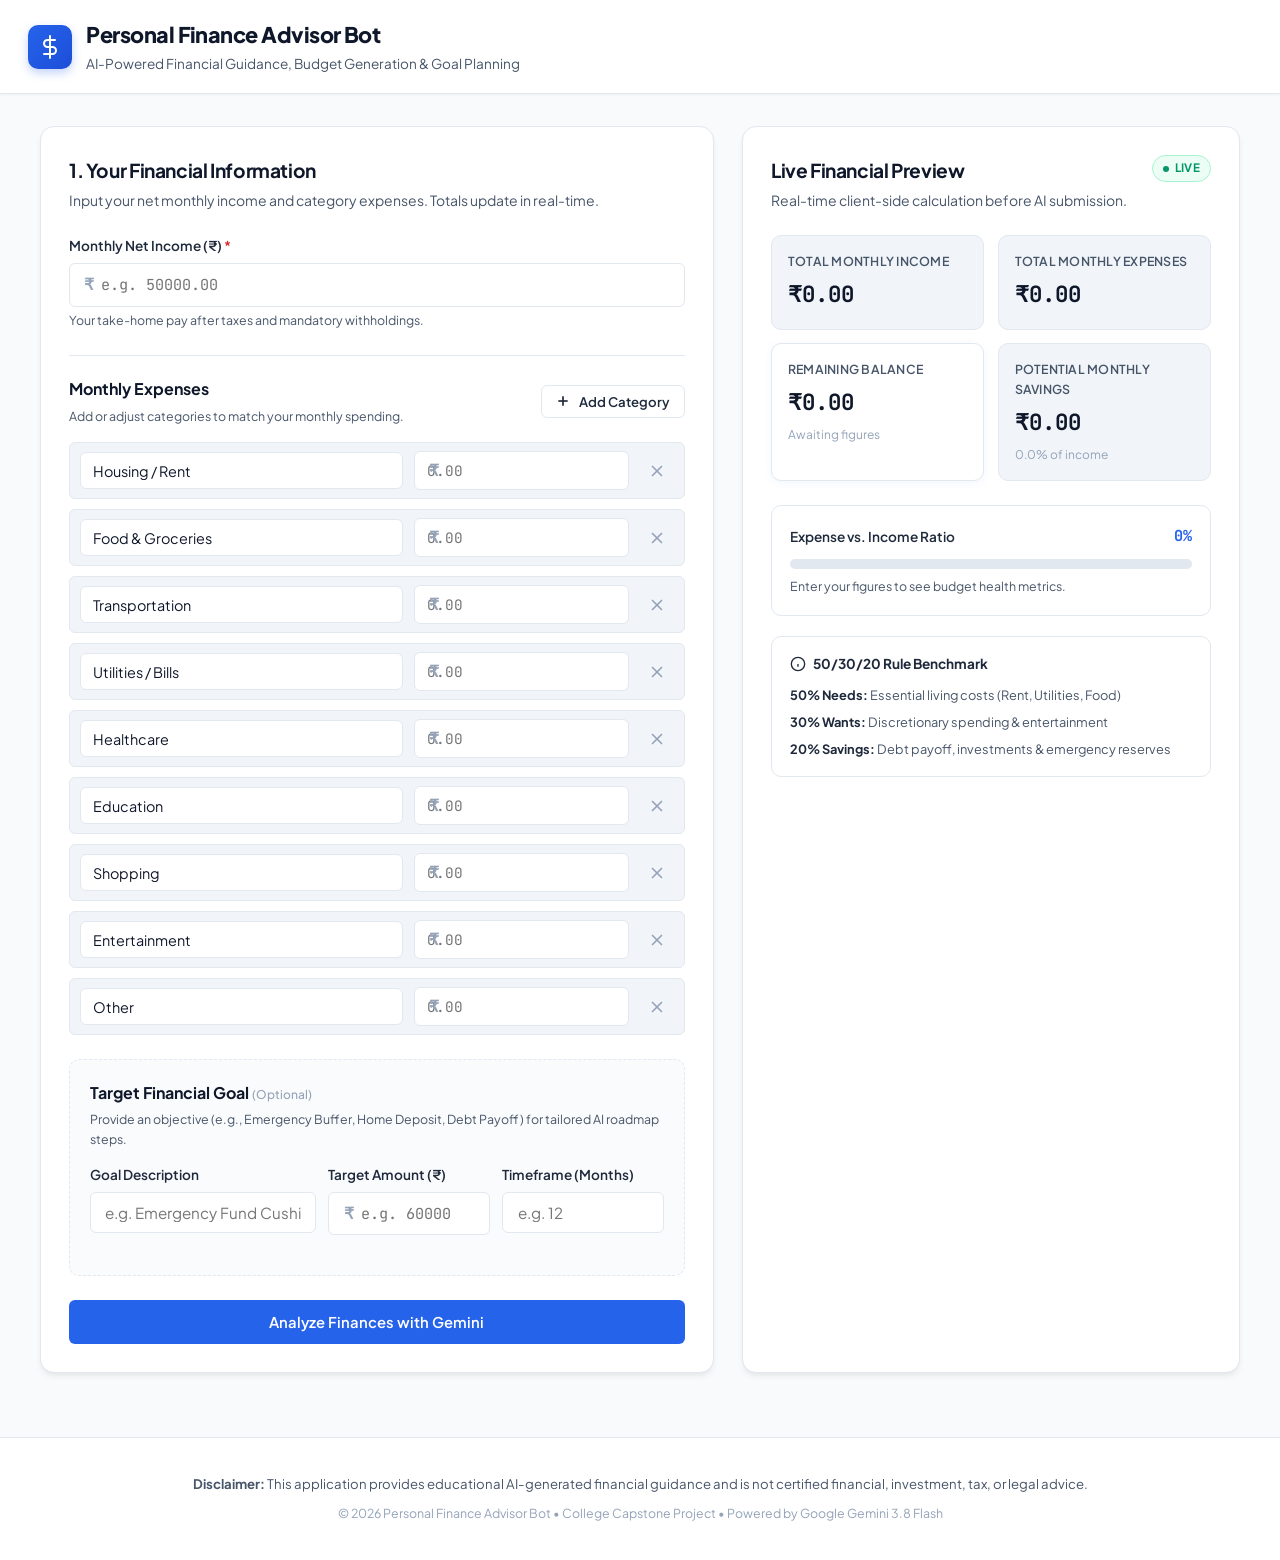
<file: templates/index.html>
<!DOCTYPE html>
<html lang="en">
<head>
    <meta charset="UTF-8">
    <meta name="viewport" content="width=device-width, initial-scale=1.0">
    <title>Personal Finance Advisor Bot | AI-Powered Budget & Savings Advisory</title>
    <meta name="description" content="AI-powered Personal Finance Advisor Bot providing unified budget generation, spending analysis, and saving suggestions using Gemini 3.8 Flash.">
    <link rel="stylesheet" href="/static/css/style.css">
    <link rel="preconnect" href="https://fonts.googleapis.com">
    <link rel="preconnect" href="https://fonts.gstatic.com" crossorigin>
    <link href="https://fonts.googleapis.com/css2?family=Plus+Jakarta+Sans:wght@400;500;600;700;800&family=JetBrains+Mono:wght@500;600&display=swap" rel="stylesheet">
</head>
<body>
    <!-- Top App Navigation & Header -->
    <header class="app-header" role="banner">
        <div class="header-container">
            <div class="logo-area">
                <div class="logo-badge" aria-hidden="true">
                    <svg width="24" height="24" viewBox="0 0 24 24" fill="none" stroke="currentColor" stroke-width="2" stroke-linecap="round" stroke-linejoin="round">
                        <line x1="12" y1="1" x2="12" y2="23"></line>
                        <path d="M17 5H9.5a3.5 3.5 0 0 0 0 7h5a3.5 3.5 0 0 1 0 7H6"></path>
                    </svg>
                </div>
                <div>
                    <h1 class="app-title">Personal Finance Advisor Bot</h1>
                    <p class="app-tagline">AI-Powered Financial Guidance, Budget Generation &amp; Goal Planning</p>
                </div>
            </div>
        </div>
    </header>

    <main class="main-content" id="main-content" role="main">
        <!-- Two Column Interactive Layout (Desktop Grid / Mobile Stack) -->
        <div class="dashboard-grid">
            
            <!-- LEFT COLUMN: Financial Profile Input Form -->
            <section class="card input-section" aria-labelledby="input-heading">
                <div class="card-header">
                    <div>
                        <h2 id="input-heading" class="card-title">1. Your Financial Information</h2>
                        <p class="card-subtitle">Input your net monthly income and category expenses. Totals update in real-time.</p>
                    </div>
                </div>

                <form id="finance-form" novalidate>
                    <!-- Monthly Net Income Input -->
                    <div class="form-group">
                        <label for="monthly-income" class="form-label">
                            Monthly Net Income (₹)
                            <span class="required" aria-hidden="true">*</span>
                        </label>
                        <div class="input-with-icon">
                            <span class="currency-symbol" aria-hidden="true">₹</span>
                            <input 
                                type="number" 
                                id="monthly-income" 
                                name="income" 
                                class="form-control" 
                                placeholder="e.g. 50000.00" 
                                min="0.01" 
                                step="0.01" 
                                required 
                                aria-required="true"
                                aria-describedby="income-hint"
                            >
                        </div>
                        <span id="income-hint" class="field-hint">Your take-home pay after taxes and mandatory withholdings.</span>
                    </div>

                    <!-- Itemized Expenses Section -->
                    <div class="expenses-control-bar">
                        <div>
                            <h3 class="subsection-title">Monthly Expenses</h3>
                            <p class="field-hint">Add or adjust categories to match your monthly spending.</p>
                        </div>
                        <button type="button" id="add-expense-btn" class="btn btn-secondary btn-sm" aria-label="Add new expense category">
                            <svg width="16" height="16" viewBox="0 0 24 24" fill="none" stroke="currentColor" stroke-width="2.5" aria-hidden="true">
                                <line x1="12" y1="5" x2="12" y2="19"></line>
                                <line x1="5" y1="12" x2="19" y2="12"></line>
                            </svg>
                            Add Category
                        </button>
                    </div>

                    <!-- Dynamic Expense Rows Container -->
                    <div id="expense-list" class="expense-list" role="region" aria-label="Itemized Expense Categories">
                        <!-- Populated by script.js with default categories -->
                    </div>

                    <!-- Optional Financial Goal Section -->
                    <div class="goal-container">
                        <div class="goal-toggle-row">
                            <h3 class="subsection-title">Target Financial Goal <span class="badge-optional">(Optional)</span></h3>
                        </div>
                        <p class="field-hint">Provide an objective (e.g., Emergency Buffer, Home Deposit, Debt Payoff) for tailored AI roadmap steps.</p>
                        
                        <div class="grid-goal">
                            <div class="form-group">
                                <label for="goal-desc" class="form-label">Goal Description</label>
                                <input type="text" id="goal-desc" name="goal-desc" class="form-control" placeholder="e.g. Emergency Fund Cushion">
                            </div>
                            <div class="form-group">
                                <label for="goal-target" class="form-label">Target Amount (₹)</label>
                                <div class="input-with-icon">
                                    <span class="currency-symbol" aria-hidden="true">₹</span>
                                    <input type="number" id="goal-target" name="goal-target" class="form-control" placeholder="e.g. 60000" min="1" step="1">
                                </div>
                            </div>
                            <div class="form-group">
                                <label for="goal-timeframe" class="form-label">Timeframe (Months)</label>
                                <input type="number" id="goal-timeframe" name="goal-timeframe" class="form-control" placeholder="e.g. 12" min="1" step="1">
                            </div>
                        </div>
                    </div>

                    <!-- Client-Side Form Error Notification Box -->
                    <div id="form-error-banner" class="alert alert-danger hidden" role="alert" aria-live="assertive"></div>

                    <!-- Submit / Action Button -->
                    <div class="form-actions">
                        <button type="submit" id="analyze-btn" class="btn btn-primary btn-block">
                            <span class="btn-spinner hidden" id="btn-spinner" aria-hidden="true"></span>
                            <span id="btn-text">Analyze Finances with Gemini</span>
                        </button>
                    </div>
                </form>
            </section>

            <!-- RIGHT COLUMN: Real-Time Financial Summary Preview Card -->
            <aside class="card summary-section" aria-labelledby="summary-heading">
                <div class="card-header">
                    <div>
                        <h2 id="summary-heading" class="card-title">Live Financial Preview</h2>
                        <p class="card-subtitle">Real-time client-side calculation before AI submission.</p>
                    </div>
                    <span class="live-indicator">
                        <span class="live-dot" aria-hidden="true"></span>
                        Live
                    </span>
                </div>

                <div class="preview-metrics">
                    <div class="metric-tile">
                        <span class="metric-label">Total Monthly Income</span>
                        <span class="metric-number" id="preview-income">₹0.00</span>
                    </div>

                    <div class="metric-tile">
                        <span class="metric-label">Total Monthly Expenses</span>
                        <span class="metric-number" id="preview-expenses">₹0.00</span>
                    </div>

                    <div class="metric-tile tile-highlight" id="preview-balance-tile">
                        <span class="metric-label">Remaining Balance</span>
                        <span class="metric-number" id="preview-balance">₹0.00</span>
                        <span class="metric-sub" id="preview-balance-status">Awaiting figures</span>
                    </div>

                    <div class="metric-tile">
                        <span class="metric-label">Potential Monthly Savings</span>
                        <span class="metric-number" id="preview-savings">₹0.00</span>
                        <span class="metric-sub" id="preview-savings-rate">0.0% of income</span>
                    </div>
                </div>

                <!-- Spending Distribution Progress Bar -->
                <div class="distribution-card">
                    <div class="dist-header">
                        <span class="dist-title">Expense vs. Income Ratio</span>
                        <span class="dist-percent" id="preview-ratio-text">0%</span>
                    </div>
                    <div class="progress-track" role="progressbar" aria-valuenow="0" aria-valuemin="0" aria-valuemax="100" id="preview-progress-bar">
                        <div class="progress-fill" id="preview-progress-fill" style="width: 0%;"></div>
                    </div>
                    <p class="progress-caption" id="preview-ratio-caption">Enter your figures to see budget health metrics.</p>
                </div>

                <!-- Quick Benchmark Preview (50/30/20 Guide) -->
                <div class="benchmark-info-box">
                    <h4 class="info-box-title">
                        <svg width="16" height="16" viewBox="0 0 24 24" fill="none" stroke="currentColor" stroke-width="2" aria-hidden="true">
                            <circle cx="12" cy="12" r="10"></circle>
                            <line x1="12" y1="16" x2="12" y2="12"></line>
                            <line x1="12" y1="8" x2="12.01" y2="8"></line>
                        </svg>
                        50/30/20 Rule Benchmark
                    </h4>
                    <ul class="benchmark-list">
                        <li><strong>50% Needs:</strong> Essential living costs (Rent, Utilities, Food)</li>
                        <li><strong>30% Wants:</strong> Discretionary spending &amp; entertainment</li>
                        <li><strong>20% Savings:</strong> Debt payoff, investments &amp; emergency reserves</li>
                    </ul>
                </div>
            </aside>
        </div>

        <!-- Loading State Skeleton Card -->
        <section id="loading-card" class="card loading-card hidden" aria-live="polite" aria-busy="true">
            <div class="ai-loader-container">
                <div class="radar-spinner" aria-hidden="true"></div>
                <h3 class="loading-title">Analyzing Your Financial Profile</h3>
                <p class="loading-desc">
                    Communicating with <strong>Gemini 3.8 Flash</strong> to construct your personalized budget allocations,
                    screen spending anomalies, and generate actionable savings steps...
                </p>
                <div class="loading-steps">
                    <div class="step-item active">✓ Verifying financial arithmetic</div>
                    <div class="step-item active">✓ Comparing against 50/30/20 principles</div>
                    <div class="step-item pulse">⟳ Synthesizing unified advisory report</div>
                </div>
            </div>
        </section>

        <!-- Error Banner -->
        <div id="api-error-card" class="card alert-card alert-danger hidden" role="alert" aria-live="assertive">
            <div class="alert-icon">⚠️</div>
            <div class="alert-body">
                <h4 class="alert-heading">Analysis Error</h4>
                <p id="api-error-message">An error occurred while generating your financial advice.</p>
            </div>
        </div>

        <!-- RESULTS DASHBOARD (Rendered dynamically upon successful response) -->
        <section id="results-dashboard" class="results-container hidden" aria-labelledby="results-heading">
            
            <!-- Dashboard Header Banner -->
            <div class="results-header-card card">
                <div class="results-header-flex">
                    <div>
                        <div class="results-tag">AI Financial Assessment Complete</div>
                        <h2 id="results-heading" class="results-main-title">Personal Financial Advisory Report</h2>
                        <p class="results-timestamp" id="results-timestamp">Evaluated with Gemini 3.8 Flash</p>
                    </div>
                    <button type="button" id="recalculate-btn" class="btn btn-secondary btn-sm">
                        ↑ Edit Information
                    </button>
                </div>

                <!-- Executive Summary -->
                <div class="executive-summary-box">
                    <div class="summary-badge">Executive Summary</div>
                    <p id="advisory-summary" class="summary-text">...</p>
                </div>
            </div>

            <!-- Verified KPI Dashboard Grid -->
            <div class="kpi-grid">
                <div class="card kpi-card">
                    <span class="kpi-title">Verified Monthly Income</span>
                    <span class="kpi-value text-primary" id="kpi-income">₹0.00</span>
                    <span class="kpi-sub">Net Monthly Take-Home</span>
                </div>
                <div class="card kpi-card">
                    <span class="kpi-title">Total Monthly Expenses</span>
                    <span class="kpi-value text-secondary" id="kpi-expenses">₹0.00</span>
                    <span class="kpi-sub" id="kpi-expense-ratio">0% of income</span>
                </div>
                <div class="card kpi-card">
                    <span class="kpi-title">Monthly Net Balance</span>
                    <span class="kpi-value" id="kpi-balance">₹0.00</span>
                    <span class="kpi-sub" id="kpi-balance-status">Net Flow</span>
                </div>
                <div class="card kpi-card">
                    <span class="kpi-title">Savings Capacity</span>
                    <span class="kpi-value text-success" id="kpi-savings">₹0.00</span>
                    <span class="kpi-sub" id="kpi-savings-rate">0% target</span>
                </div>
            </div>

            <!-- 50/30/20 Framework Benchmark Breakdown -->
            <div class="card framework-card">
                <div class="section-title-row">
                    <div class="section-icon-badge">⚖️</div>
                    <div>
                        <h3 class="section-heading">50/30/20 Framework Evaluation</h3>
                        <p class="section-subtext" id="framework-evaluation-text">...</p>
                    </div>
                </div>

                <div class="benchmark-grid" id="benchmark-grid">
                    <!-- Populated dynamically: Needs, Wants, Savings bars -->
                </div>
            </div>

            <!-- A. Recommended Budget & Category Allocations -->
            <div class="card budget-card">
                <div class="section-title-row">
                    <div class="section-icon-badge">📊</div>
                    <div>
                        <h3 class="section-heading">A. Recommended Budget &amp; Category Allocations</h3>
                        <p class="section-subtext">Actionable target limits recommended by Gemini 3.8 Flash based on your net cash flow.</p>
                    </div>
                </div>

                <div class="table-responsive">
                    <table class="advisory-table" aria-label="Category Budget Recommendations">
                        <thead>
                            <tr>
                                <th scope="col">Category</th>
                                <th scope="col">Current Spending</th>
                                <th scope="col">Recommended Target</th>
                                <th scope="col">Suggested Action</th>
                                <th scope="col">Reasoning &amp; Rationale</th>
                            </tr>
                        </thead>
                        <tbody id="budget-recommendations-body">
                            <!-- Populated dynamically by script.js -->
                        </tbody>
                    </table>
                </div>
            </div>

            <!-- B. Spending Analysis & Anomaly Detection -->
            <div class="card spending-card">
                <div class="section-title-row">
                    <div class="section-icon-badge">🔍</div>
                    <div>
                        <h3 class="section-heading">B. Spending Analysis &amp; Pattern Identification</h3>
                        <p class="section-subtext">Automated analysis of spending concentrations, essential dependencies, and cost-reduction opportunities.</p>
                    </div>
                </div>

                <div class="spending-subgrid">
                    <div class="analysis-subcard">
                        <h4 class="subcard-title text-danger">⚠️ High Spending Areas</h4>
                        <div id="high-spending-tags" class="tag-cloud">
                            <!-- Populated dynamically -->
                        </div>
                    </div>

                    <div class="analysis-subcard">
                        <h4 class="subcard-title text-primary">💡 Efficiency Opportunities</h4>
                        <ul id="efficiency-opportunities-list" class="advisory-bullet-list">
                            <!-- Populated dynamically -->
                        </ul>
                    </div>
                </div>

                <div class="observations-box">
                    <h4 class="subcard-title">Key Observations</h4>
                    <ul id="spending-observations-list" class="advisory-bullet-list">
                        <!-- Populated dynamically -->
                    </ul>
                </div>
            </div>

            <!-- C. Saving Suggestions & Goal Roadmap -->
            <div class="card savings-card">
                <div class="section-title-row">
                    <div class="section-icon-badge">🎯</div>
                    <div>
                        <h3 class="section-heading">C. Practical Saving Suggestions &amp; Goal Roadmap</h3>
                        <p class="section-subtext">High-leverage, practical steps designed to accelerate your savings and achieve your goals.</p>
                    </div>
                </div>

                <div id="goal-progress-box" class="goal-highlight-card hidden">
                    <!-- Populated dynamically if goal was submitted -->
                </div>

                <div class="suggestions-list-container" id="saving-suggestions-container">
                    <!-- Populated dynamically by script.js -->
                </div>
            </div>

            <!-- D. Financial Health Notes & Mandatory AI Disclaimer -->
            <div class="card health-card">
                <div class="section-title-row">
                    <div class="section-icon-badge">🛡️</div>
                    <div>
                        <h3 class="section-heading">D. Financial Health Notes &amp; Risk Guidelines</h3>
                        <p class="section-subtext">Emergency buffer calculations and risk-mitigation observations.</p>
                    </div>
                </div>

                <ul id="health-notes-list" class="advisory-bullet-list">
                    <!-- Populated dynamically -->
                </ul>

                <!-- Prominent In-Dashboard AI Disclaimer -->
                <div class="disclaimer-callout" role="note">
                    <div class="disclaimer-icon">ℹ️</div>
                    <div class="disclaimer-text">
                        <strong>Important Educational Disclaimer:</strong>
                        This application provides educational AI-generated financial guidance and is not certified financial, investment, tax, or legal advice.
                        All projections are estimates designed for financial planning awareness.
                    </div>
                </div>
            </div>

        </section>
    </main>

    <!-- App Footer -->
    <footer class="app-footer" role="contentinfo">
        <div class="footer-container">
            <p class="footer-disclaimer">
                <strong>Disclaimer:</strong> This application provides educational AI-generated financial guidance and is not certified financial, investment, tax, or legal advice.
            </p>
            <p class="footer-meta">
                &copy; 2026 Personal Finance Advisor Bot &bull; College Capstone Project &bull; Powered by Google Gemini 3.8 Flash
            </p>
        </div>
    </footer>

    <script src="/static/js/script.js"></script>
</body>
</html>
</file>
<file: static/css/style.css>
/* ==============================================================================
   Personal Finance Advisor Bot - Capstone Design System & Stylesheet
   Architecture: Pure CSS3 with CSS Custom Properties, Grid, Flexbox, Transitions
   Typography: Plus Jakarta Sans (UI) & JetBrains Mono (Numbers/Metrics)
   ============================================================================== */

:root {
    /* Color Palette */
    --primary: #2563eb;
    --primary-hover: #1d4ed8;
    --primary-light: #eff6ff;
    --primary-border: #bfdbfe;

    --secondary: #0f172a;
    --secondary-light: #f8fafc;
    --slate-800: #1e293b;
    --slate-600: #475569;
    --slate-400: #94a3b8;
    --slate-200: #e2e8f0;
    --slate-100: #f1f5f9;

    --success: #059669;
    --success-light: #ecfdf5;
    --success-border: #a7f3d0;

    --warning: #d97706;
    --warning-light: #fffbeb;
    --warning-border: #fde68a;

    --danger: #dc2626;
    --danger-light: #fef2f2;
    --danger-border: #fecaca;

    --purple: #7c3aed;
    --purple-light: #f5f3ff;

    /* Backgrounds and Cards */
    --bg-page: #f8fafc;
    --bg-card: #ffffff;
    --border-color: #e2e8f0;

    /* Shadows */
    --shadow-subtle: 0 1px 2px 0 rgba(0, 0, 0, 0.05);
    --shadow-card: 0 4px 6px -1px rgba(0, 0, 0, 0.07), 0 2px 4px -2px rgba(0, 0, 0, 0.04);
    --shadow-elevated: 0 10px 15px -3px rgba(0, 0, 0, 0.08), 0 4px 6px -4px rgba(0, 0, 0, 0.03);

    /* Radii */
    --radius-sm: 6px;
    --radius-md: 10px;
    --radius-lg: 14px;
    --radius-full: 9999px;

    /* Fonts */
    --font-sans: 'Plus Jakarta Sans', -apple-system, BlinkMacSystemFont, "Segoe UI", Roboto, sans-serif;
    --font-mono: 'JetBrains Mono', monospace;
}

/* Reset & Box Sizing */
*, *::before, *::after {
    box-sizing: border-box;
    margin: 0;
    padding: 0;
}

body {
    background-color: var(--bg-page);
    color: var(--secondary);
    font-family: var(--font-sans);
    line-height: 1.6;
    min-height: 100vh;
    display: flex;
    flex-direction: column;
    -webkit-font-smoothing: antialiased;
}

/* Header */
.app-header {
    background-color: #ffffff;
    border-bottom: 1px solid var(--border-color);
    padding: 1.15rem 1.75rem;
    position: sticky;
    top: 0;
    z-index: 40;
    box-shadow: var(--shadow-subtle);
}

.header-container {
    max-width: 1240px;
    margin: 0 auto;
    display: flex;
    align-items: center;
    justify-content: space-between;
    gap: 1.5rem;
    flex-wrap: wrap;
}

.logo-area {
    display: flex;
    align-items: center;
    gap: 0.9rem;
}

.logo-badge {
    width: 44px;
    height: 44px;
    background: linear-gradient(135deg, var(--primary), #1d4ed8);
    border-radius: var(--radius-md);
    display: flex;
    align-items: center;
    justify-content: center;
    color: #ffffff;
    box-shadow: 0 4px 10px rgba(37, 99, 235, 0.28);
}

.app-title {
    font-size: 1.35rem;
    font-weight: 800;
    letter-spacing: -0.025em;
    color: var(--secondary);
}

.app-tagline {
    font-size: 0.85rem;
    color: var(--slate-600);
}

.header-badges {
    display: flex;
    align-items: center;
    gap: 0.65rem;
}

.pill-badge {
    display: inline-flex;
    align-items: center;
    gap: 0.45rem;
    padding: 0.35rem 0.85rem;
    border-radius: var(--radius-full);
    font-size: 0.775rem;
    font-weight: 600;
}

.pill-model {
    background-color: var(--primary-light);
    color: var(--primary);
    border: 1px solid var(--primary-border);
}

.pill-capstone {
    background-color: var(--slate-100);
    color: var(--slate-600);
    border: 1px solid var(--slate-200);
}

.pulse-dot {
    width: 8px;
    height: 8px;
    background-color: var(--primary);
    border-radius: 50%;
    animation: pulse 1.8s infinite;
}

@keyframes pulse {
    0% { transform: scale(0.95); box-shadow: 0 0 0 0 rgba(37, 99, 235, 0.7); }
    70% { transform: scale(1.1); box-shadow: 0 0 0 6px rgba(37, 99, 235, 0); }
    100% { transform: scale(0.95); box-shadow: 0 0 0 0 rgba(37, 99, 235, 0); }
}

/* Main Container */
.main-content {
    max-width: 1240px;
    margin: 2rem auto;
    padding: 0 1.25rem;
    width: 100%;
    flex: 1;
}

/* Card Primitive */
.card {
    background: var(--bg-card);
    border-radius: var(--radius-lg);
    border: 1px solid var(--border-color);
    box-shadow: var(--shadow-card);
    padding: 1.75rem;
    position: relative;
    transition: box-shadow 0.2s ease;
}

.card-header {
    display: flex;
    justify-content: space-between;
    align-items: flex-start;
    margin-bottom: 1.5rem;
}

.card-title {
    font-size: 1.2rem;
    font-weight: 700;
    color: var(--secondary);
    letter-spacing: -0.02em;
}

.card-subtitle {
    font-size: 0.875rem;
    color: var(--slate-600);
    margin-top: 0.2rem;
}

/* 2-Column Dashboard Grid */
.dashboard-grid {
    display: grid;
    grid-template-columns: 1.15fr 0.85fr;
    gap: 1.75rem;
    margin-bottom: 2rem;
}

/* Forms & Controls */
.form-group {
    margin-bottom: 1.2rem;
}

.form-label {
    display: block;
    font-size: 0.85rem;
    font-weight: 600;
    color: var(--slate-800);
    margin-bottom: 0.35rem;
}

.required {
    color: var(--danger);
}

.field-hint {
    display: block;
    font-size: 0.775rem;
    color: var(--slate-600);
    margin-top: 0.3rem;
}

.input-with-icon {
    position: relative;
    display: flex;
    align-items: center;
}

.currency-symbol {
    position: absolute;
    left: 0.95rem;
    color: var(--slate-400);
    font-weight: 600;
    pointer-events: none;
    font-family: var(--font-mono);
}

.form-control {
    width: 100%;
    padding: 0.65rem 0.9rem;
    font-size: 0.95rem;
    font-family: var(--font-sans);
    border: 1px solid var(--slate-200);
    border-radius: var(--radius-sm);
    background-color: #ffffff;
    color: var(--secondary);
    transition: all 0.15s ease-in-out;
}

.input-with-icon .form-control {
    padding-left: 1.95rem;
    font-family: var(--font-mono);
}

.form-control:focus {
    outline: none;
    border-color: var(--primary);
    box-shadow: 0 0 0 3px rgba(37, 99, 235, 0.12);
}

/* Expenses Header & Controls */
.expenses-control-bar {
    display: flex;
    justify-content: space-between;
    align-items: center;
    margin: 1.5rem 0 1rem 0;
    padding-top: 1.25rem;
    border-top: 1px solid var(--slate-200);
}

.subsection-title {
    font-size: 1rem;
    font-weight: 700;
    color: var(--secondary);
}

.badge-optional {
    font-size: 0.75rem;
    font-weight: 500;
    color: var(--slate-400);
}

/* Dynamic Expense Rows */
.expense-list {
    display: flex;
    flex-direction: column;
    gap: 0.65rem;
    margin-bottom: 1.5rem;
}

.expense-row {
    display: grid;
    grid-template-columns: 1.5fr 1fr auto;
    gap: 0.65rem;
    align-items: center;
    background: var(--slate-100);
    padding: 0.5rem 0.65rem;
    border-radius: var(--radius-sm);
    border: 1px solid var(--slate-200);
    animation: fadeIn 0.2s ease-out;
}

.expense-row .form-control {
    background: #ffffff;
    font-size: 0.9rem;
    padding: 0.55rem 0.75rem;
}

.btn-remove-category {
    background: transparent;
    border: 1px solid transparent;
    color: var(--slate-400);
    border-radius: var(--radius-sm);
    width: 34px;
    height: 34px;
    display: flex;
    align-items: center;
    justify-content: center;
    cursor: pointer;
    transition: all 0.15s ease;
}

.btn-remove-category:hover {
    color: var(--danger);
    background-color: var(--danger-light);
    border-color: var(--danger-border);
}

/* Goal Container */
.goal-container {
    background-color: #fafbfc;
    border: 1px dashed var(--slate-200);
    border-radius: var(--radius-md);
    padding: 1.25rem;
    margin-bottom: 1.5rem;
}

.grid-goal {
    display: grid;
    grid-template-columns: 1.4fr 1fr 1fr;
    gap: 0.75rem;
    margin-top: 0.9rem;
}

/* Buttons */
.btn {
    display: inline-flex;
    align-items: center;
    justify-content: center;
    gap: 0.5rem;
    padding: 0.75rem 1.4rem;
    font-size: 0.925rem;
    font-weight: 600;
    font-family: var(--font-sans);
    border-radius: var(--radius-sm);
    border: 1px solid transparent;
    cursor: pointer;
    transition: all 0.15s ease-in-out;
}

.btn-sm {
    padding: 0.45rem 0.85rem;
    font-size: 0.825rem;
}

.btn-primary {
    background-color: var(--primary);
    color: #ffffff;
}

.btn-primary:hover:not(:disabled) {
    background-color: var(--primary-hover);
    box-shadow: 0 4px 12px rgba(37, 99, 235, 0.25);
}

.btn-primary:disabled {
    opacity: 0.65;
    cursor: not-allowed;
}

.btn-secondary {
    background-color: #ffffff;
    color: var(--slate-800);
    border-color: var(--slate-200);
}

.btn-secondary:hover {
    background-color: var(--slate-100);
}

.btn-block {
    width: 100%;
}

.btn-spinner {
    width: 16px;
    height: 16px;
    border: 2px solid rgba(255, 255, 255, 0.35);
    border-top-color: #ffffff;
    border-radius: 50%;
    animation: spin 0.8s linear infinite;
}

/* Summary Preview Section (Right Column) */
.live-indicator {
    display: inline-flex;
    align-items: center;
    gap: 0.35rem;
    background-color: var(--success-light);
    color: var(--success);
    border: 1px solid var(--success-border);
    padding: 0.2rem 0.6rem;
    border-radius: var(--radius-full);
    font-size: 0.725rem;
    font-weight: 700;
    text-transform: uppercase;
    letter-spacing: 0.04em;
}

.live-dot {
    width: 6px;
    height: 6px;
    background-color: var(--success);
    border-radius: 50%;
}

.preview-metrics {
    display: grid;
    grid-template-columns: 1fr 1fr;
    gap: 0.85rem;
    margin-bottom: 1.5rem;
}

.metric-tile {
    background: var(--slate-100);
    border: 1px solid var(--slate-200);
    border-radius: var(--radius-md);
    padding: 1rem;
    display: flex;
    flex-direction: column;
}

.tile-highlight {
    background: #ffffff;
    border-color: var(--primary-border);
    box-shadow: 0 2px 8px rgba(37, 99, 235, 0.06);
}

.metric-label {
    font-size: 0.775rem;
    font-weight: 600;
    color: var(--slate-600);
    text-transform: uppercase;
    letter-spacing: 0.02em;
    margin-bottom: 0.3rem;
}

.metric-number {
    font-family: var(--font-mono);
    font-size: 1.4rem;
    font-weight: 700;
    color: var(--secondary);
}

.metric-sub {
    font-size: 0.75rem;
    color: var(--slate-400);
    margin-top: 0.25rem;
}

/* Distribution / Progress Bar */
.distribution-card {
    background: #ffffff;
    border: 1px solid var(--border-color);
    border-radius: var(--radius-md);
    padding: 1.15rem;
    margin-bottom: 1.25rem;
}

.dist-header {
    display: flex;
    justify-content: space-between;
    align-items: center;
    margin-bottom: 0.65rem;
}

.dist-title {
    font-size: 0.85rem;
    font-weight: 600;
    color: var(--slate-800);
}

.dist-percent {
    font-family: var(--font-mono);
    font-size: 0.95rem;
    font-weight: 700;
    color: var(--primary);
}

.progress-track {
    width: 100%;
    height: 10px;
    background-color: var(--slate-200);
    border-radius: var(--radius-full);
    overflow: hidden;
}

.progress-fill {
    height: 100%;
    background-color: var(--primary);
    border-radius: var(--radius-full);
    transition: width 0.3s cubic-bezier(0.4, 0, 0.2, 1), background-color 0.3s ease;
}

.progress-caption {
    font-size: 0.775rem;
    color: var(--slate-600);
    margin-top: 0.5rem;
}

/* Benchmark Information Box */
.benchmark-info-box {
    background: #ffffff;
    border: 1px solid var(--border-color);
    border-radius: var(--radius-md);
    padding: 1rem 1.15rem;
}

.info-box-title {
    font-size: 0.85rem;
    font-weight: 700;
    color: var(--slate-800);
    display: flex;
    align-items: center;
    gap: 0.45rem;
    margin-bottom: 0.65rem;
}

.benchmark-list {
    list-style: none;
    font-size: 0.8rem;
    color: var(--slate-600);
    display: flex;
    flex-direction: column;
    gap: 0.4rem;
}

.benchmark-list strong {
    color: var(--slate-800);
}

/* Loading Card */
.loading-card {
    text-align: center;
    padding: 3.5rem 2rem;
    margin-bottom: 2rem;
}

.ai-loader-container {
    max-width: 480px;
    margin: 0 auto;
}

.radar-spinner {
    width: 56px;
    height: 56px;
    border: 4px solid var(--primary-light);
    border-top: 4px solid var(--primary);
    border-radius: 50%;
    margin: 0 auto 1.5rem auto;
    animation: spin 0.9s linear infinite;
}

.loading-title {
    font-size: 1.25rem;
    font-weight: 700;
    color: var(--secondary);
    margin-bottom: 0.4rem;
}

.loading-desc {
    font-size: 0.9rem;
    color: var(--slate-600);
    margin-bottom: 1.5rem;
}

.loading-steps {
    display: inline-flex;
    flex-direction: column;
    gap: 0.4rem;
    text-align: left;
    font-size: 0.825rem;
    font-family: var(--font-mono);
    color: var(--slate-600);
}

.step-item.active {
    color: var(--success);
}

.step-item.pulse {
    color: var(--primary);
    animation: pulseText 1.5s infinite;
}

@keyframes pulseText {
    0%, 100% { opacity: 1; }
    50% { opacity: 0.5; }
}

/* Alerts */
.alert {
    padding: 0.85rem 1.15rem;
    border-radius: var(--radius-sm);
    font-size: 0.875rem;
    margin-bottom: 1rem;
}

.alert-danger {
    background-color: var(--danger-light);
    border: 1px solid var(--danger-border);
    color: var(--danger);
}

.alert-card {
    display: flex;
    gap: 1rem;
    align-items: flex-start;
    margin-bottom: 2rem;
}

.alert-icon {
    font-size: 1.5rem;
}

.alert-heading {
    font-size: 1rem;
    font-weight: 700;
    margin-bottom: 0.2rem;
}

/* RESULTS DASHBOARD */
.results-container {
    display: flex;
    flex-direction: column;
    gap: 1.75rem;
    animation: fadeIn 0.4s ease-out;
}

.results-header-card {
    background: linear-gradient(180deg, #ffffff 0%, #fbfcfe 100%);
}

.results-header-flex {
    display: flex;
    justify-content: space-between;
    align-items: flex-start;
    flex-wrap: wrap;
    gap: 1rem;
    margin-bottom: 1.5rem;
}

.results-tag {
    display: inline-block;
    background-color: var(--success-light);
    color: var(--success);
    border: 1px solid var(--success-border);
    padding: 0.25rem 0.75rem;
    border-radius: var(--radius-full);
    font-size: 0.75rem;
    font-weight: 700;
    text-transform: uppercase;
    margin-bottom: 0.5rem;
}

.results-main-title {
    font-size: 1.5rem;
    font-weight: 800;
    letter-spacing: -0.025em;
    color: var(--secondary);
}

.results-timestamp {
    font-size: 0.825rem;
    color: var(--slate-400);
}

.executive-summary-box {
    background: var(--slate-100);
    border-left: 4px solid var(--primary);
    border-radius: var(--radius-sm);
    padding: 1.25rem;
}

.summary-badge {
    font-size: 0.75rem;
    font-weight: 700;
    text-transform: uppercase;
    letter-spacing: 0.03em;
    color: var(--primary);
    margin-bottom: 0.35rem;
}

.summary-text {
    font-size: 1rem;
    color: var(--slate-800);
    line-height: 1.6;
}

/* KPI Dashboard Grid */
.kpi-grid {
    display: grid;
    grid-template-columns: repeat(auto-fit, minmax(220px, 1fr));
    gap: 1.25rem;
}

.kpi-card {
    display: flex;
    flex-direction: column;
    padding: 1.25rem;
}

.kpi-title {
    font-size: 0.8rem;
    font-weight: 600;
    color: var(--slate-600);
    text-transform: uppercase;
    letter-spacing: 0.02em;
}

.kpi-value {
    font-family: var(--font-mono);
    font-size: 1.85rem;
    font-weight: 800;
    margin: 0.35rem 0;
}

.kpi-sub {
    font-size: 0.8rem;
    color: var(--slate-400);
}

.text-primary { color: var(--primary) !important; }
.text-secondary { color: var(--slate-800) !important; }
.text-success { color: var(--success) !important; }
.text-danger { color: var(--danger) !important; }

/* Framework & Section Layouts */
.section-title-row {
    display: flex;
    align-items: flex-start;
    gap: 0.85rem;
    margin-bottom: 1.5rem;
}

.section-icon-badge {
    width: 38px;
    height: 38px;
    background: var(--slate-100);
    border-radius: var(--radius-md);
    display: flex;
    align-items: center;
    justify-content: center;
    font-size: 1.2rem;
    flex-shrink: 0;
}

.section-heading {
    font-size: 1.15rem;
    font-weight: 700;
    color: var(--secondary);
}

.section-subtext {
    font-size: 0.85rem;
    color: var(--slate-600);
    margin-top: 0.15rem;
}

/* 50/30/20 Benchmark Grid */
.benchmark-grid {
    display: grid;
    grid-template-columns: repeat(auto-fit, minmax(250px, 1fr));
    gap: 1.25rem;
}

.benchmark-card {
    background: var(--slate-100);
    border: 1px solid var(--slate-200);
    border-radius: var(--radius-md);
    padding: 1.2rem;
}

.benchmark-card-header {
    display: flex;
    justify-content: space-between;
    align-items: center;
    margin-bottom: 0.65rem;
}

.benchmark-cat-name {
    font-size: 0.925rem;
    font-weight: 700;
    color: var(--slate-800);
}

.badge-status {
    font-size: 0.725rem;
    font-weight: 700;
    padding: 0.15rem 0.55rem;
    border-radius: var(--radius-full);
}

.badge-ontrack {
    background-color: var(--success-light);
    color: var(--success);
    border: 1px solid var(--success-border);
}

.badge-over {
    background-color: var(--danger-light);
    color: var(--danger);
    border: 1px solid var(--danger-border);
}

.benchmark-amounts {
    font-family: var(--font-mono);
    font-size: 1.15rem;
    font-weight: 700;
    margin-bottom: 0.4rem;
}

.benchmark-sub {
    font-size: 0.775rem;
    color: var(--slate-600);
    margin-bottom: 0.75rem;
}

/* Tables */
.table-responsive {
    overflow-x: auto;
}

.advisory-table {
    width: 100%;
    border-collapse: collapse;
    font-size: 0.9rem;
    text-align: left;
}

.advisory-table th,
.advisory-table td {
    padding: 0.85rem 1rem;
    border-bottom: 1px solid var(--slate-200);
}

.advisory-table th {
    background-color: var(--slate-100);
    color: var(--slate-600);
    font-size: 0.75rem;
    font-weight: 700;
    text-transform: uppercase;
    letter-spacing: 0.03em;
}

.advisory-table td {
    color: var(--slate-800);
}

.td-amount {
    font-family: var(--font-mono);
    font-weight: 600;
}

.badge-action {
    display: inline-block;
    padding: 0.2rem 0.6rem;
    border-radius: var(--radius-full);
    font-size: 0.75rem;
    font-weight: 700;
}

.action-maintain { background: var(--success-light); color: var(--success); border: 1px solid var(--success-border); }
.action-reduce { background: var(--danger-light); color: var(--danger); border: 1px solid var(--danger-border); }
.action-optimize { background: var(--primary-light); color: var(--primary); border: 1px solid var(--primary-border); }

/* Spending Analysis Subgrid */
.spending-subgrid {
    display: grid;
    grid-template-columns: 1fr 1fr;
    gap: 1.25rem;
    margin-bottom: 1.25rem;
}

.analysis-subcard {
    background: #ffffff;
    border: 1px solid var(--border-color);
    border-radius: var(--radius-md);
    padding: 1.25rem;
}

.subcard-title {
    font-size: 0.9rem;
    font-weight: 700;
    margin-bottom: 0.75rem;
    text-transform: uppercase;
    letter-spacing: 0.02em;
}

.tag-cloud {
    display: flex;
    flex-wrap: wrap;
    gap: 0.5rem;
}

.flag-tag {
    background: var(--danger-light);
    color: var(--danger);
    border: 1px solid var(--danger-border);
    padding: 0.3rem 0.75rem;
    border-radius: var(--radius-full);
    font-size: 0.8rem;
    font-weight: 600;
}

.observations-box {
    background: var(--slate-100);
    border-radius: var(--radius-md);
    padding: 1.25rem;
}

/* Bullet Lists */
.advisory-bullet-list {
    list-style: none;
    display: flex;
    flex-direction: column;
    gap: 0.65rem;
}

.advisory-bullet-list li {
    position: relative;
    padding-left: 1.5rem;
    font-size: 0.925rem;
    color: var(--slate-800);
}

.advisory-bullet-list li::before {
    content: "•";
    position: absolute;
    left: 0.35rem;
    color: var(--primary);
    font-size: 1.4rem;
    line-height: 1;
}

/* Savings Roadmap Cards */
.suggestions-list-container {
    display: flex;
    flex-direction: column;
    gap: 0.85rem;
}

.suggestion-card {
    background: #ffffff;
    border: 1px solid var(--border-color);
    border-left: 4px solid var(--success);
    border-radius: var(--radius-md);
    padding: 1.15rem;
    display: flex;
    gap: 1rem;
    align-items: flex-start;
}

.suggestion-index {
    width: 28px;
    height: 28px;
    background: var(--success-light);
    color: var(--success);
    border-radius: 50%;
    display: flex;
    align-items: center;
    justify-content: center;
    font-size: 0.85rem;
    font-weight: 700;
    flex-shrink: 0;
}

.suggestion-body {
    font-size: 0.925rem;
    color: var(--slate-800);
    line-height: 1.5;
}

/* Goal Highlight Card */
.goal-highlight-card {
    background: linear-gradient(135deg, #eff6ff 0%, #dbeafe 100%);
    border: 1px solid var(--primary-border);
    border-radius: var(--radius-md);
    padding: 1.25rem;
    margin-bottom: 1.25rem;
}

.goal-highlight-title {
    font-size: 1rem;
    font-weight: 700;
    color: var(--primary);
    margin-bottom: 0.35rem;
}

.goal-highlight-grid {
    display: grid;
    grid-template-columns: repeat(auto-fit, minmax(160px, 1fr));
    gap: 0.75rem;
    margin-top: 0.75rem;
}

.goal-stat-item {
    background: #ffffff;
    padding: 0.65rem 0.85rem;
    border-radius: var(--radius-sm);
    border: 1px solid var(--primary-border);
}

.goal-stat-label {
    font-size: 0.725rem;
    color: var(--slate-600);
    text-transform: uppercase;
}

.goal-stat-val {
    font-family: var(--font-mono);
    font-size: 1.05rem;
    font-weight: 700;
    color: var(--secondary);
}

/* Disclaimer Callout */
.disclaimer-callout {
    background: #fffbeb;
    border: 1px solid #fde68a;
    border-radius: var(--radius-md);
    padding: 1rem 1.25rem;
    display: flex;
    gap: 0.85rem;
    align-items: center;
    margin-top: 1.5rem;
}

.disclaimer-icon {
    font-size: 1.3rem;
}

.disclaimer-text {
    font-size: 0.825rem;
    color: #92400e;
    line-height: 1.5;
}

/* Footer */
.app-footer {
    background-color: #ffffff;
    border-top: 1px solid var(--border-color);
    padding: 2.25rem 1.5rem;
    margin-top: auto;
}

.footer-container {
    max-width: 900px;
    margin: 0 auto;
    text-align: center;
    display: flex;
    flex-direction: column;
    gap: 0.65rem;
}

.footer-disclaimer {
    font-size: 0.825rem;
    color: var(--slate-600);
    line-height: 1.5;
}

.footer-meta {
    font-size: 0.775rem;
    color: var(--slate-400);
}

/* Utilities */
.hidden { display: none !important; }

/* Animations */
@keyframes spin {
    to { transform: rotate(360deg); }
}

@keyframes fadeIn {
    from { opacity: 0; transform: translateY(6px); }
    to { opacity: 1; transform: translateY(0); }
}

/* Mobile & Tablet Responsive Queries */
@media (max-width: 960px) {
    .dashboard-grid {
        grid-template-columns: 1fr;
    }
    .spending-subgrid {
        grid-template-columns: 1fr;
    }
}

@media (max-width: 640px) {
    .app-header {
        padding: 1rem;
    }
    .header-container {
        flex-direction: column;
        align-items: flex-start;
        gap: 0.75rem;
    }
    .grid-goal {
        grid-template-columns: 1fr;
    }
    .preview-metrics {
        grid-template-columns: 1fr;
    }
    .expense-row {
        grid-template-columns: 1fr;
        gap: 0.45rem;
    }
    .btn-remove-category {
        width: 100%;
        height: 36px;
    }
    .kpi-grid {
        grid-template-columns: 1fr;
    }
    .benchmark-grid {
        grid-template-columns: 1fr;
    }
}
</file>
